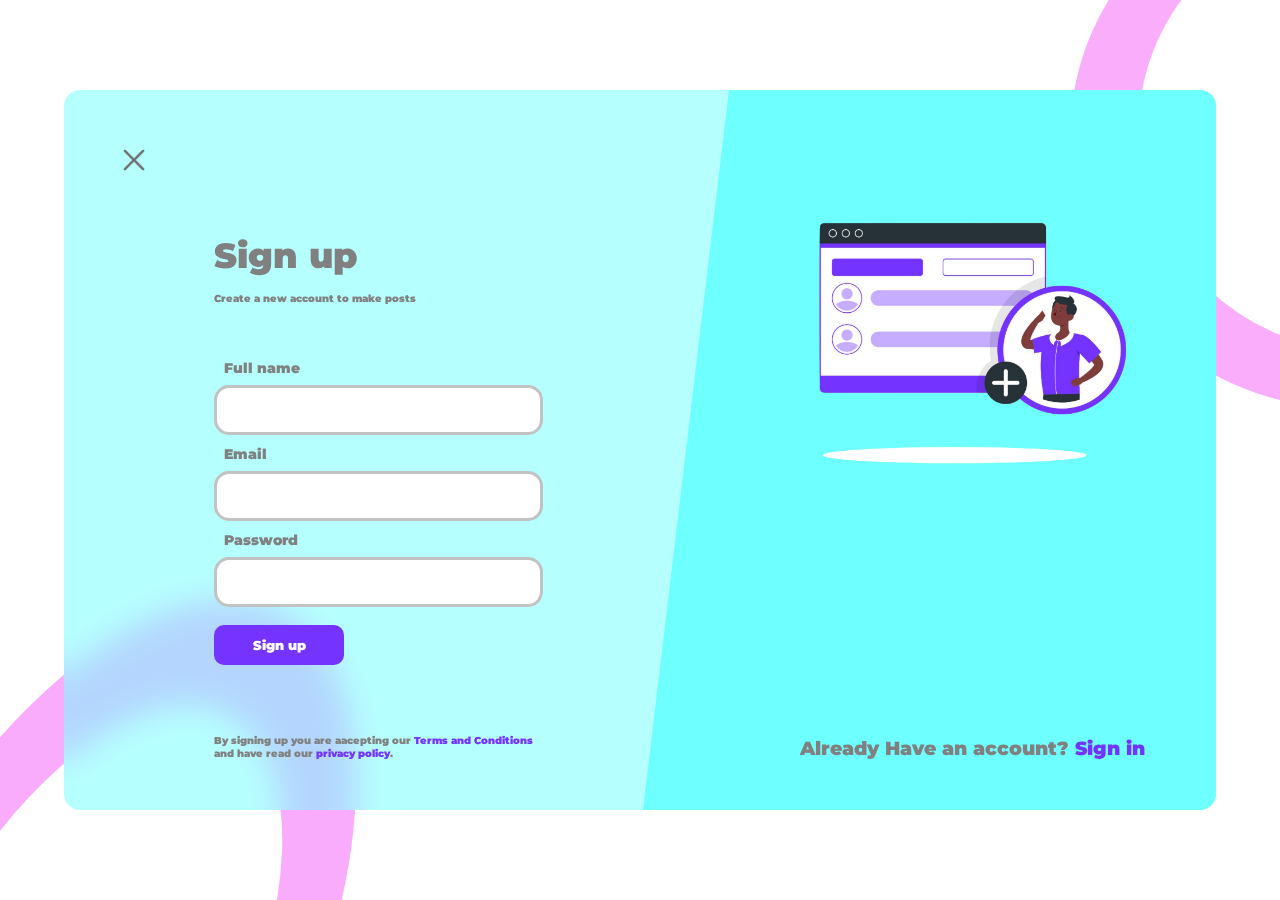
<file: index.html>
<!DOCTYPE html>
<html lang="en">
<head>
    <meta charset="UTF-8">
    <meta http-equiv="X-UA-Compatible" content="IE=edge">
    <meta name="viewport" content="width=device-width, initial-scale=1.0">
    <link rel="stylesheet" href="assets/styles/style.css">
    <title>Document</title>
</head>
<body>
    <main>
        <section class="glass">
            <div class="form-box">
                <img class="close" src="assets/images/close-button.svg">
                <div class="headings">
                    <h3>Sign up</h3>
                    <p>Create a new account to make posts</p>
                </div>
                <form>
                    <label for="name-field">Full name</label>
                    <input type="text" name="name-field">

                    <label for="email-field">Email</label>
                    <input type="text" name="email-field">

                    <label for="password-field">Password</label>
                    <input type="password" name="password-field" style="font: large Verdana,sans-serif;
                    letter-spacing: 1px;">

                    <button>Sign up</button>
                </form>
                <p>By signing up you are aacepting our <a href="/">Terms and Conditions</a> and have read our <a href="/">privacy policy</a>.</p>
            </div>
            <div class="logo">
                <img class="divider" src="assets/images/divider.svg"/>
                <div class="illustration">
                    <img class="signup-illustration" src="assets/images/image.png">
                    <h3>Already Have an account? <a href="/">Sign in</a></h3>
                </div>
            </div>
        </section>
        <img class="background object1" src="assets/images/object1.svg">
        <img class="background object2" src="assets/images/object2.svg">
    </main>
</body>
</html>
</file>
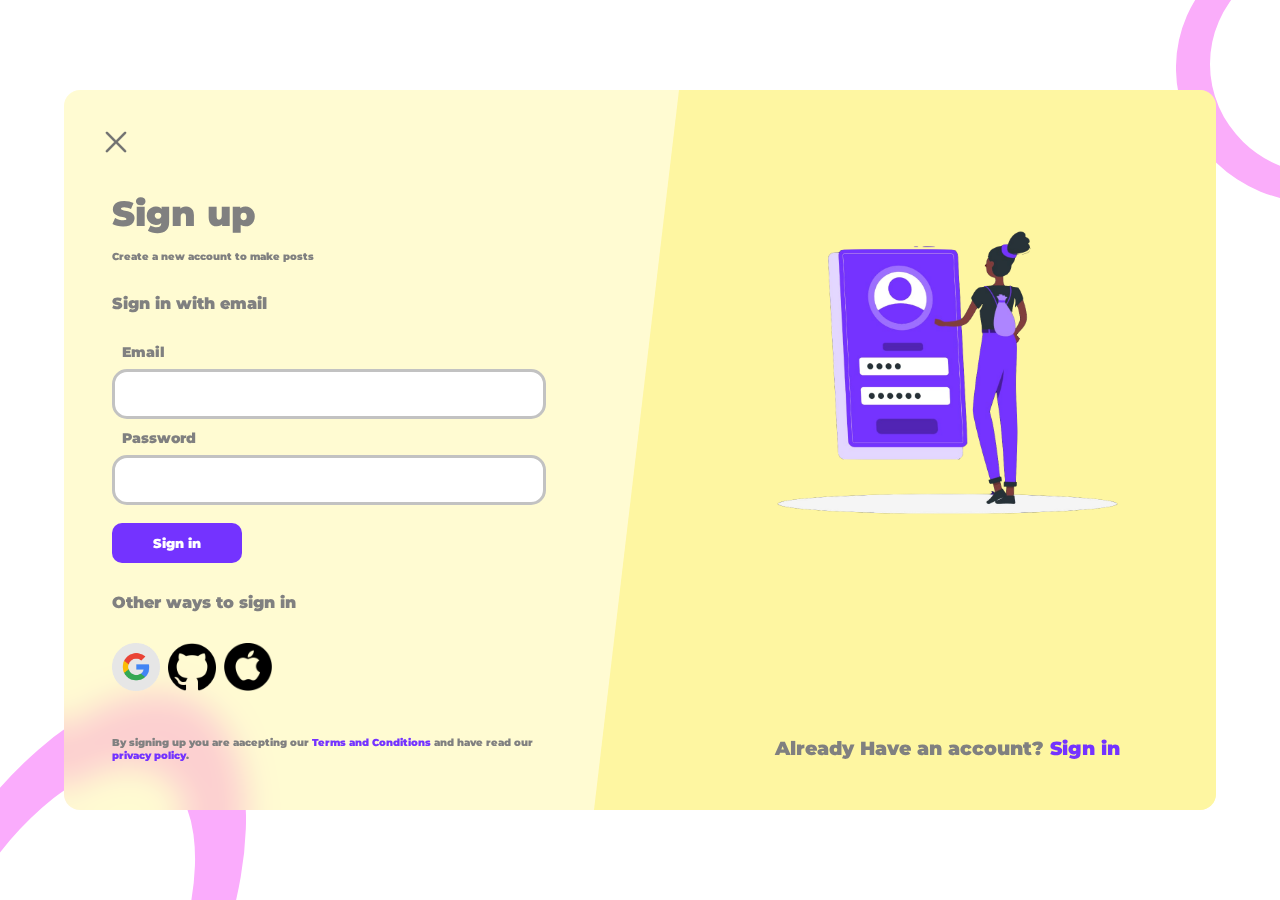
<file: signup.html>
<!DOCTYPE html>
<html lang="en">
<head>
    <meta charset="UTF-8">
    <meta http-equiv="X-UA-Compatible" content="IE=edge">
    <meta name="viewport" content="width=device-width, initial-scale=1.0">
    <link rel="stylesheet" href="assets/styles/signup.css">
    <title>SignUp</title>
</head>
<body>
    <main>
        <section class="glass">
            <div class="form-box">
                <img class="close" src="assets/images/close-button.svg">
                <div class="headings">
                    <h3>Sign up</h3>
                    <p>Create a new account to make posts</p>
                </div>
                <h4>Sign in with email</h4>
                <form>
                   
                    <label for="email-field">Email</label>
                    <input type="text" name="email-field">

                    <label for="password-field">Password</label>
                    <input type="password" name="password-field" style="font: large Verdana,sans-serif;
                    letter-spacing: 1px;">

                    <button>Sign in</button>
                </form>
                <h4>Other ways to sign in</h4>
                <div class="signin-methods">
                    <img src="assets/images/google_icon.png">
                    <img src="assets/images/github-logo.png">
                    <img src="assets/images/apple-logo.png">
                </div>
                <p>By signing up you are aacepting our <a href="/">Terms and Conditions</a> and have read our <a href="/">privacy policy</a>.</p>
            </div>
            <div class="logo">
                <img class="divider" src="assets/images/signup_divider.svg"/>
                <div class="illustration">
                    <img class="signup-illustration" src="assets/images/signIn_illustration.svg">
                    <h3>Already Have an account? <a href="/">Sign in</a></h3>
                </div>
            </div>
        </section>
        <img class="background object1" src="assets/images/object1.svg">
        <img class="background object2" src="assets/images/object2.svg">
    </main>
</body>
</html>
</file>
<file: assets/styles/style.css>
@import url('https://fonts.googleapis.com/css2?family=Montserrat:wght@400;500&display=swap');
*{
    margin: 0;
    padding:0;
    box-sizing: border-box;
    font-family: 'Montserrat', sans-serif;
    font-weight: 900;
    color: grey;
}

a{
    text-decoration: none;
    color: #7433FF;
}

main{
    min-height: 100vh;
    display: flex;
    align-items: center;
    justify-content: center;
}
.glass{
    background:#6effff80;
    min-height: 80vh;
    width:90%;
    border-radius: 1rem;
    display:flex;
    flex-direction:row;
    backdrop-filter:blur(1rem);
}
.form-box{
    padding: 50px 100px 50px 150px;
    width:85%;
    display:flex;
    align-items: center;
    justify-content: space-between;
    flex-direction: column;
}
.form-box .close{
    height:40px;
    align-self: flex-start;
    margin-left:-100px;
}
.form-box .headings{
    min-width: 100%;
    text-align: start;
    font-size: 30px;
}
.form-box p{
    margin-top: 15px;
    min-width: 100%;
    text-align: start;
    font-size: 10px;
}
.form-box form{
    min-width: 100%;
    height: auto;
    display:flex;
    flex-direction:column;
}
.form-box input{
    display:block;
    width: 100%;
    height: 50px;
    border-radius: 15px;
    margin-bottom: 10px;
    border: 3px solid rgb(194, 194, 194);
    padding: 10px;
    font-size:14px;
    outline:none;
}
.form-box label{
    margin-left: 10px;
    color: grey;
    font-size:14px;
    margin-bottom: 8px;
}
.form-box button{
    margin-top:8px;
    background-color:#7433FF;
    color: white;
    font-weight:900;
    border:none;
    width:130px;
    padding:12px;
    border-radius:10px;
}
.logo{
    display:flex;
    width:110%;
    min-height: 80vh;
    flex-direction: row;
}
.illustration{
    width:100%;
    min-height: 80vh;
    background:#6EFFFF;
    border-radius: 0px 1rem 1rem 0px;
    display:flex;
    align-items: center;
    justify-content: space-between;
    flex-direction: column;
    padding: 50px 50px 50px 50px;
}
.illustration .signup-illustration{
    width: 100%;
}
.illustration h3{
    text-align: center;
}
.logo .divider{
    height:100%;
}
.background{
    z-index: -1;
    position: absolute;
}
.object1{
    bottom:0;
    left: 0;
    min-height: 300px;
}
.object2{
    top:0;
    right: 0;
    min-height: 400px;
}
</file>
<file: assets/styles/signup.css>
@import url('https://fonts.googleapis.com/css2?family=Montserrat:wght@400;500&display=swap');
*{
    margin: 0;
    padding:0;
    box-sizing: border-box;
    font-family: 'Montserrat', sans-serif;
    font-weight: 900;
    color: grey;
}

a{
    text-decoration: none;
    color: #7433FF;
}

main{
    min-height: 100vh;
    display: flex;
    align-items: center;
    justify-content: center;
}
.glass{
    background:#fef6a179;
    min-height: 80vh;
    width:90%;
    border-radius: 1rem;
    display:flex;
    flex-direction:row;
    backdrop-filter:blur(1rem);
}
.form-box{
    padding: 2rem 3rem 3rem 3rem;
    width:85%;
    display:flex;
    align-items: center;
    justify-content: space-between;
    flex-direction: column;
}
.form-box .close{
    height:40px;
    align-self: flex-start;
    margin-left:-1rem;
}
.form-box .headings{
    min-width: 100%;
    text-align: start;
    font-size: 30px;
}
.form-box h4{
    min-width: 100%;
    text-align: start;
}
.form-box p{
    margin-top: 15px;
    min-width: 100%;
    text-align: start;
    font-size: 10px;
}
.form-box form{
    min-width: 100%;
    height: auto;
    display:flex;
    flex-direction:column;
}
.form-box input{
    display:block;
    width: 100%;
    height: 50px;
    border-radius: 15px;
    margin-bottom: 10px;
    border: 3px solid rgb(194, 194, 194);
    padding: 1rem;
    font-size:14px;
    outline:none;
}
.form-box label{
    margin-left: 10px;
    color: grey;
    font-size:14px;
    margin-bottom: 8px;
}
.form-box button{
    margin-top:8px;
    background-color:#7433FF;
    color: white;
    font-weight:900;
    border:none;
    width:130px;
    padding:12px;
    border-radius:10px;
}
.signin-methods{
    width: 100%;
    display:flex;
    justify-content: start;
}
.signin-methods img{
    width:3rem;
    margin-right: 0.5rem;
}
.logo{
    display:flex;
    width:110%;
    min-height: 80vh;
    flex-direction: row;
}
.illustration{
    width:100%;
    min-height: 80vh;
    background:#FEF6A1;
    border-radius: 0px 1rem 1rem 0px;
    display:flex;
    align-items: center;
    justify-content: space-between;
    flex-direction: column;
    padding: 50px 50px 50px 50px;
}
.illustration .signup-illustration{
    width: 100%;
}
.illustration h3{
    text-align: center;
}
.logo .divider{
    height:100%;
}
.background{
    z-index: -1;
    position: absolute;
}
.object1{
    bottom:0;
    left: 0;
    min-height: 3rem;
}
.object2{
    top:0;
    right: 0;
    min-height: 3rem;
}

@media screen and (max-width:1024px) {
    .logo{
        display:none;
    }
    .form-box{
        width:100%;
    }
}
</file>
